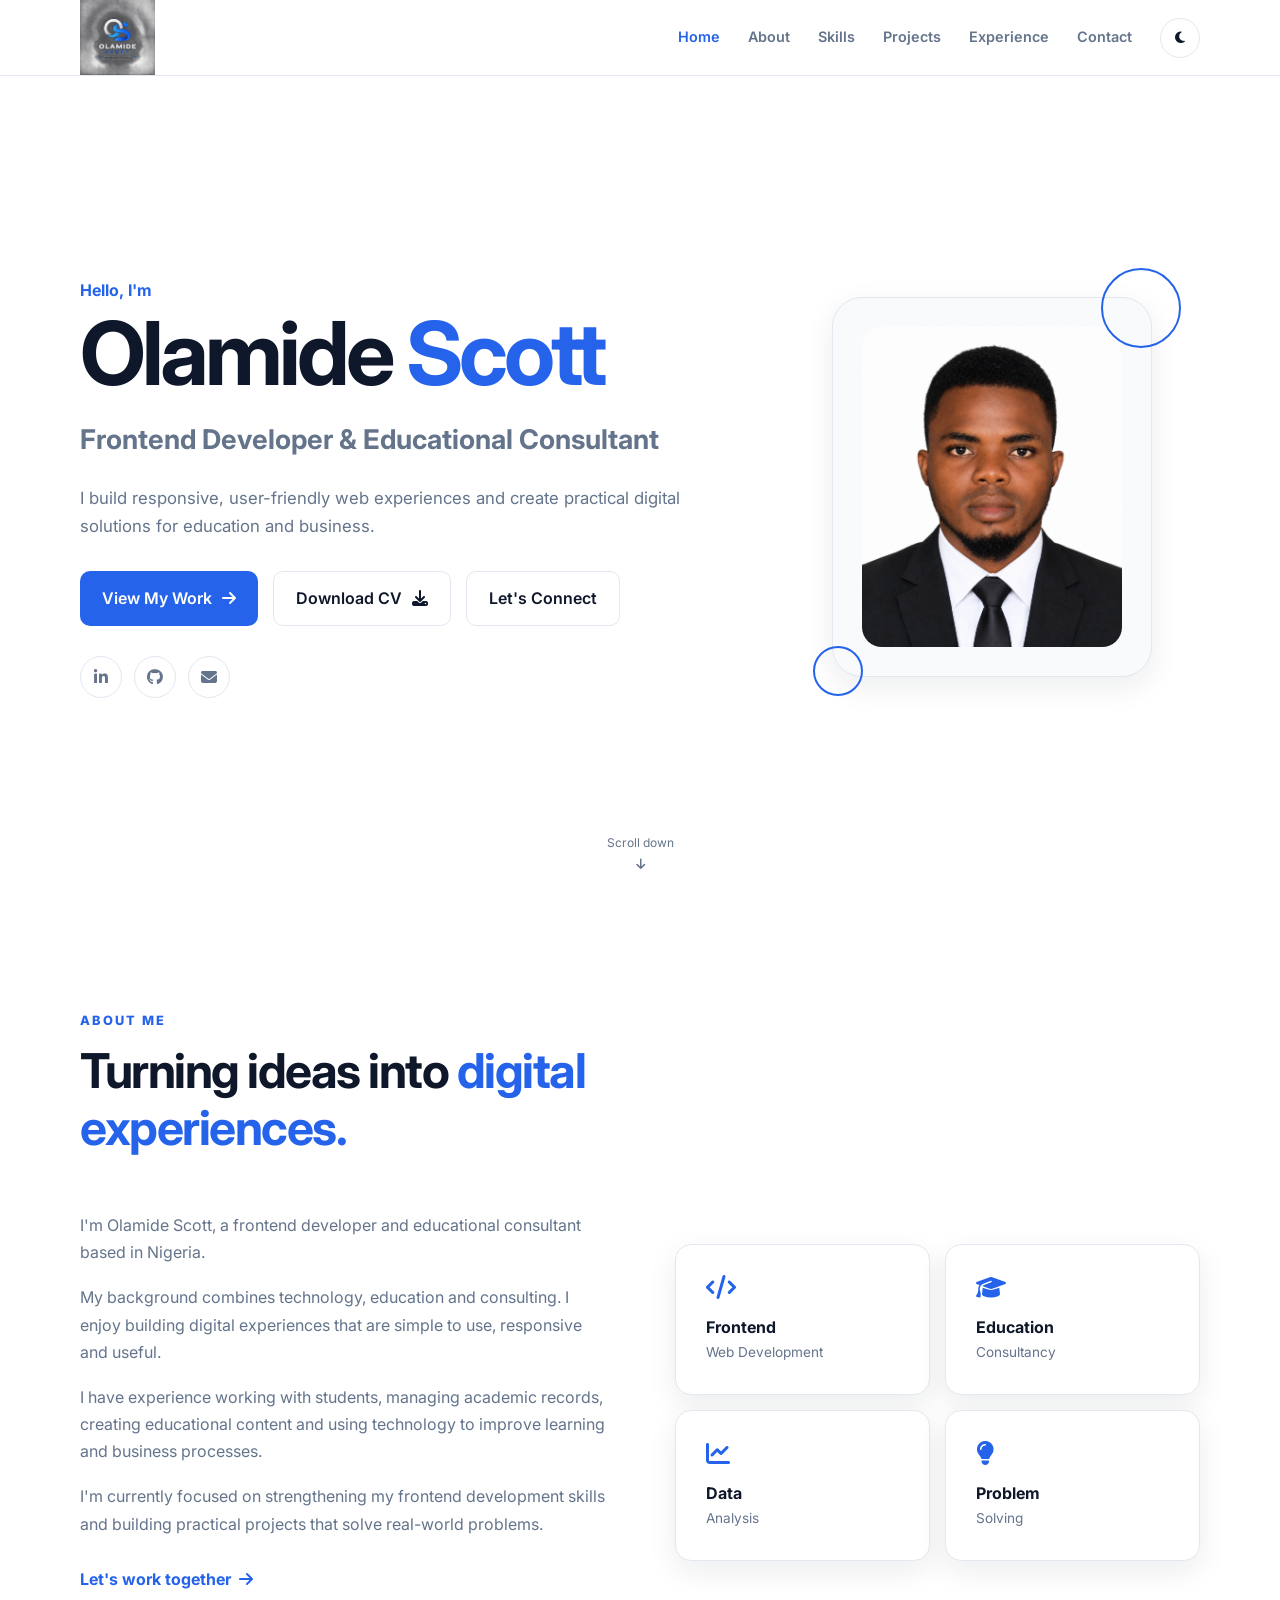
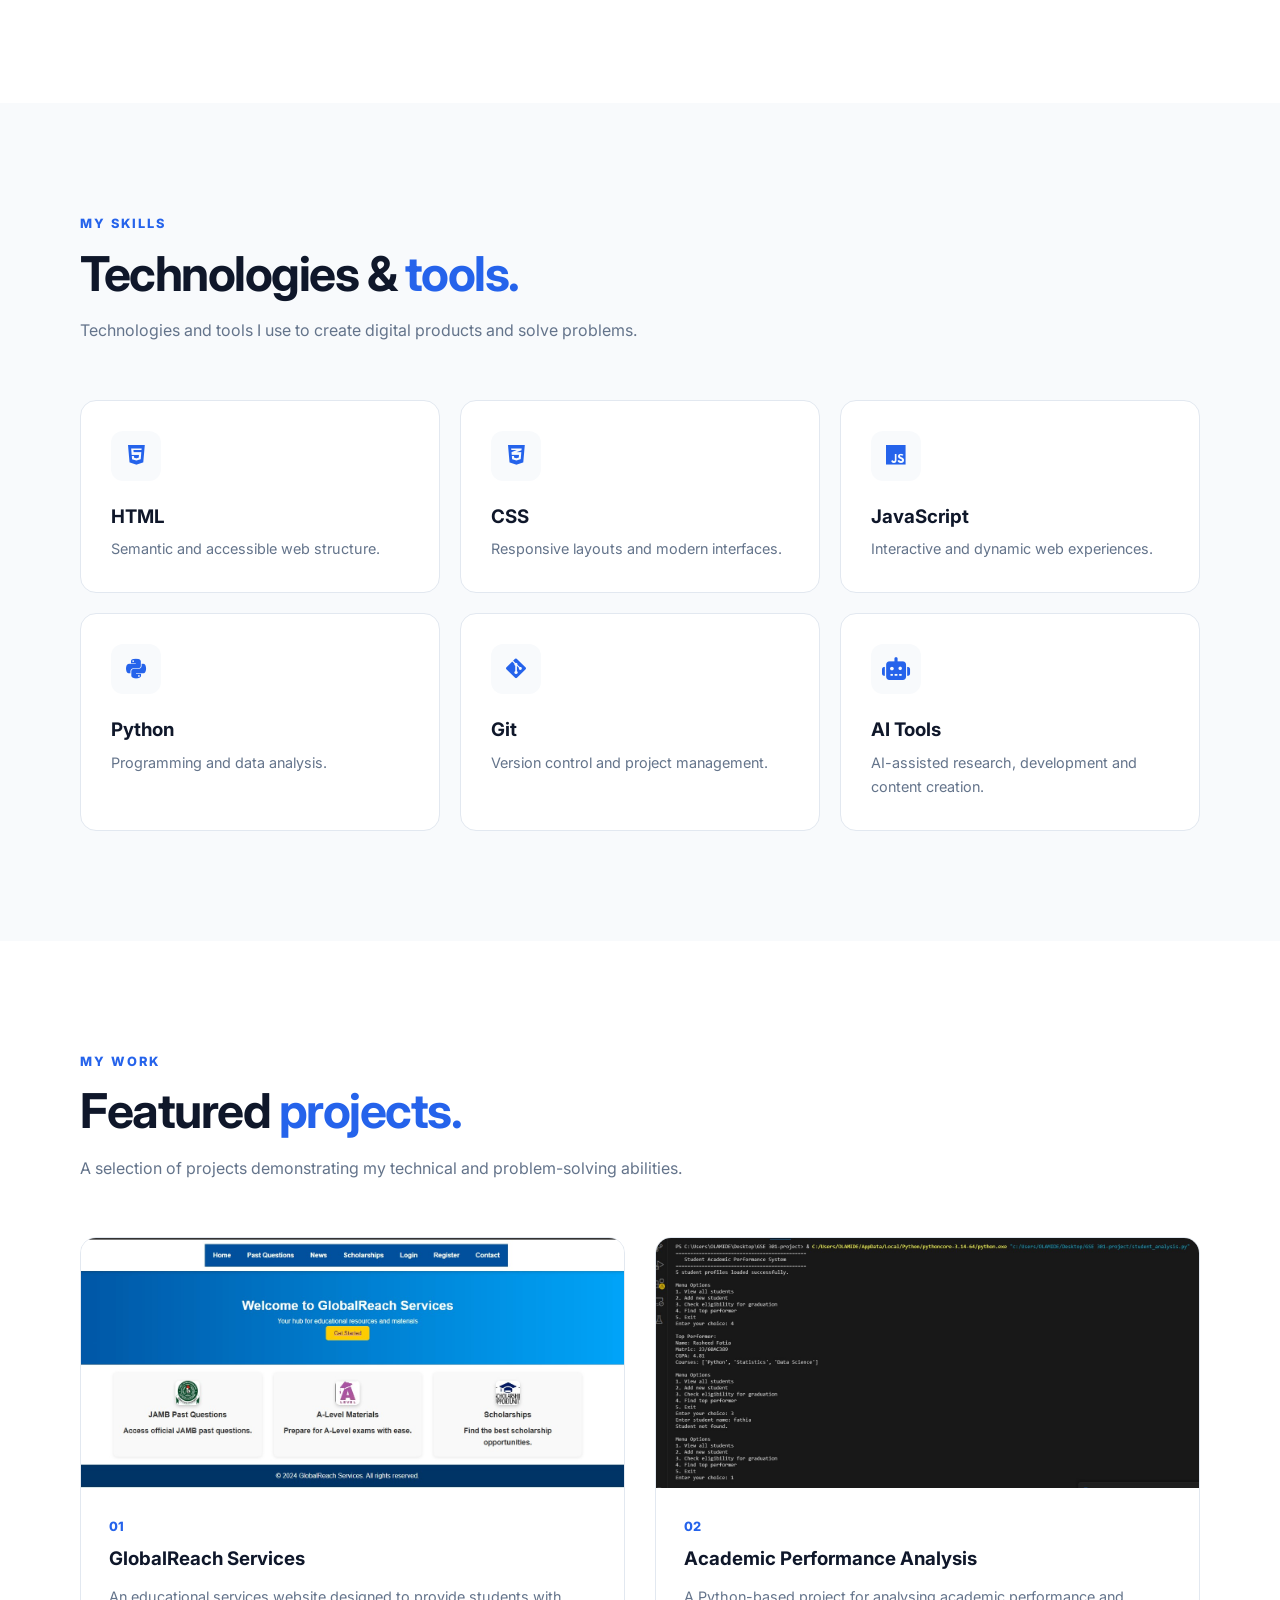
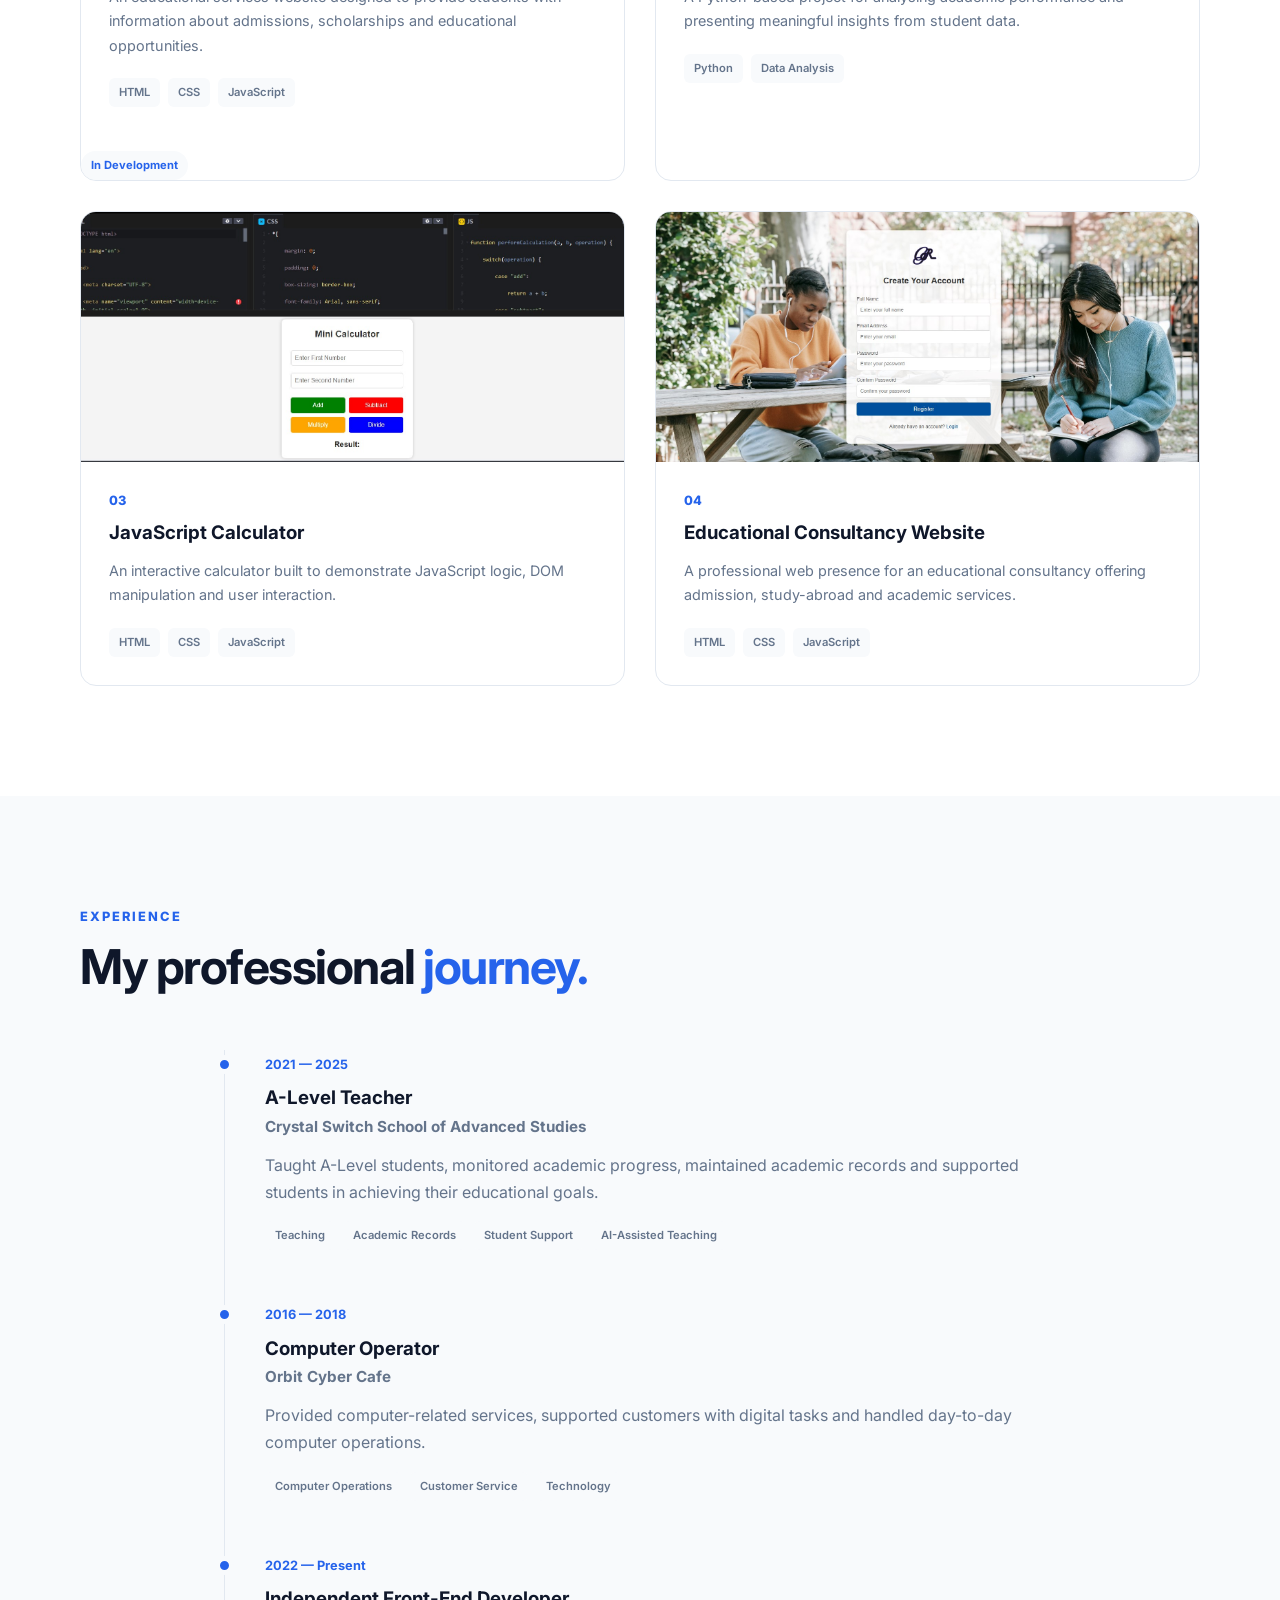
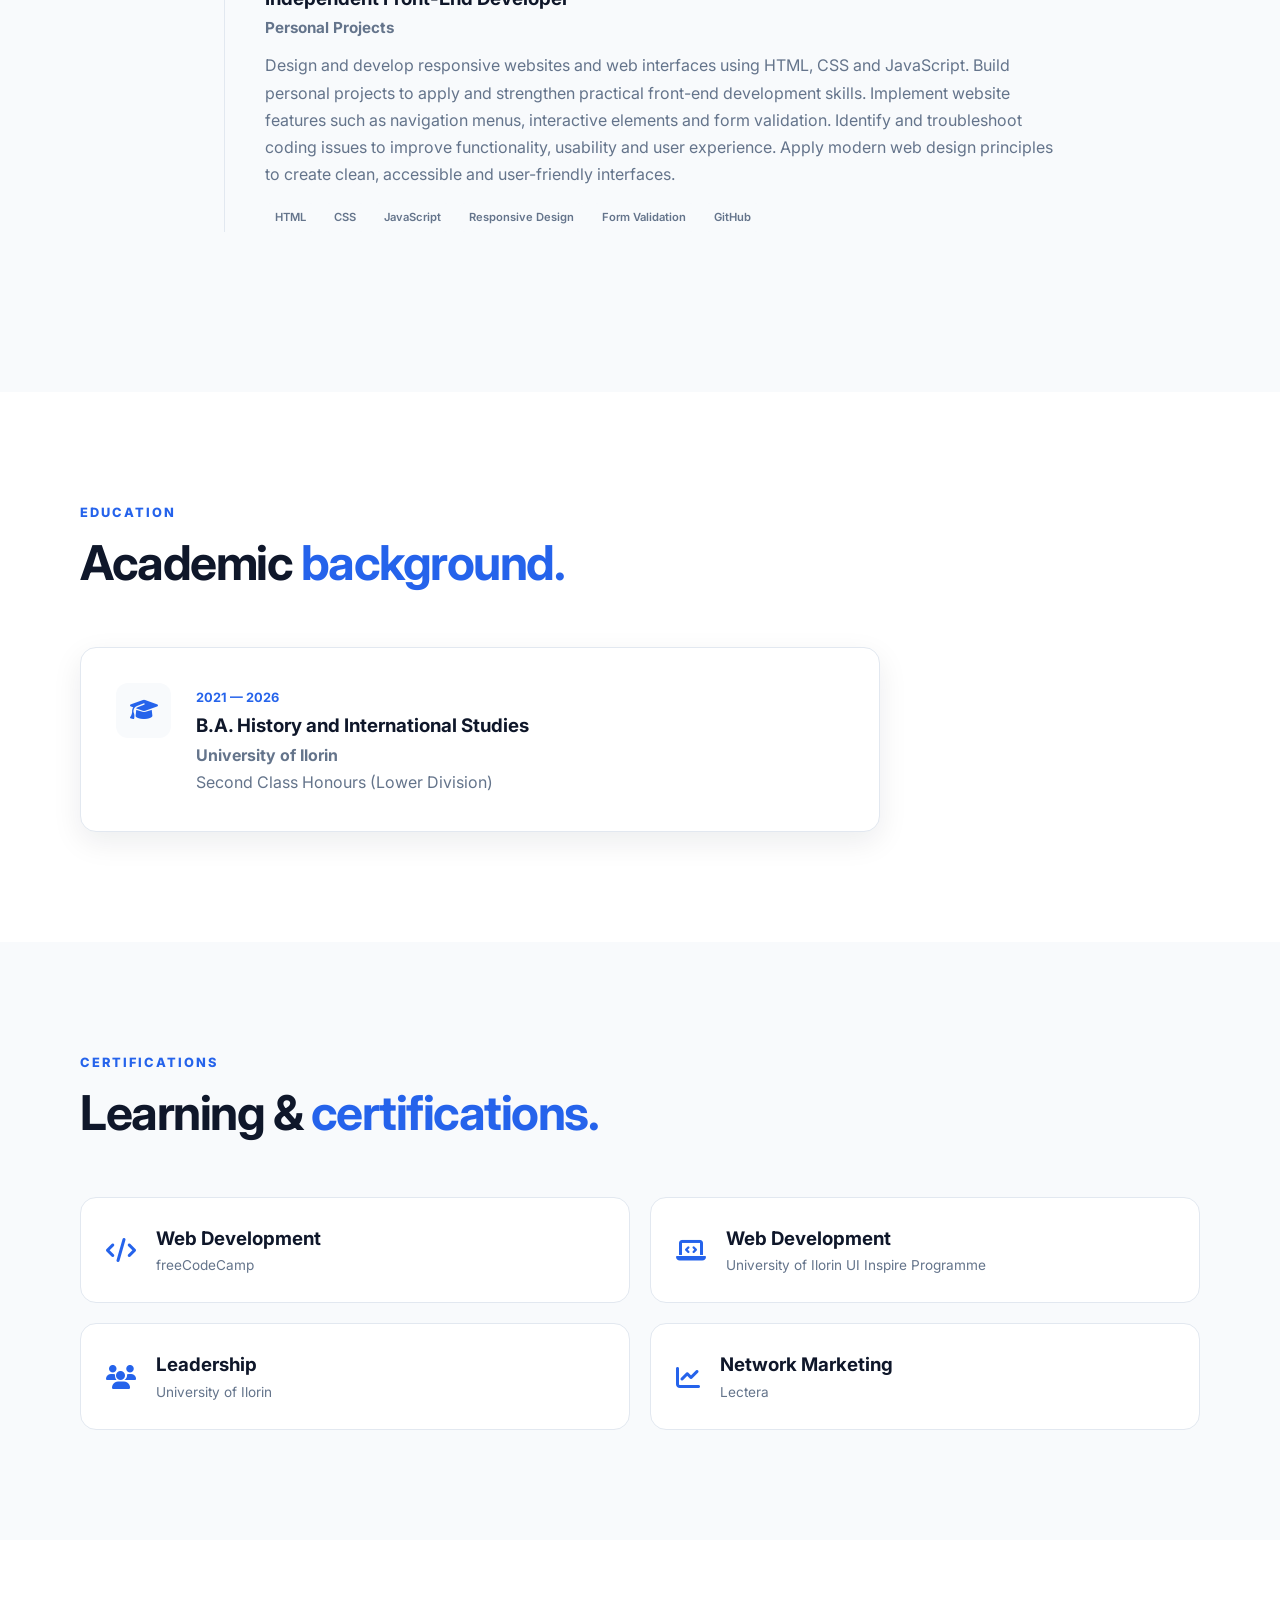
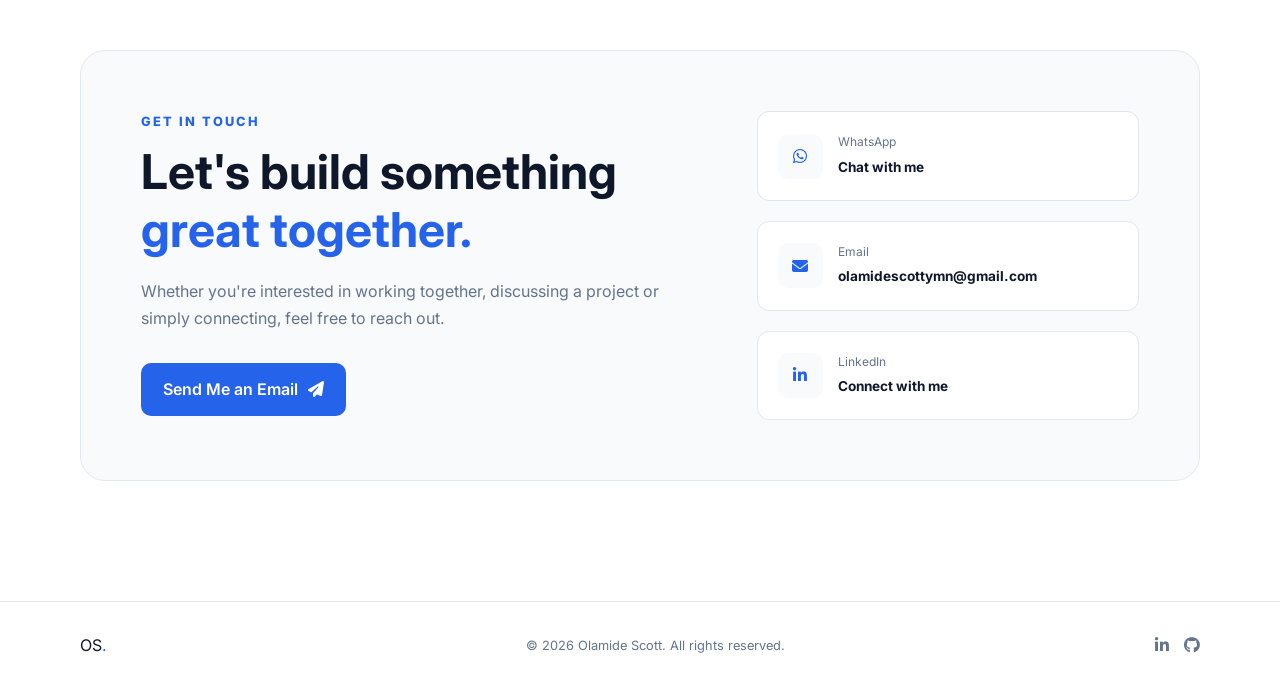
<file: index.html>
<!DOCTYPE html>
<html lang="en">
<head>
    <meta charset="UTF-8">
    <meta name="viewport" content="width=device-width, initial-scale=1.0">

    <meta name="description"
        content="Olamide Scott - Frontend Developer and Educational Consultant. Explore my projects, skills, experience and certifications.">

    <meta name="author" content="Olamide Scott">

    <title>Olamide Scott | Frontend Developer</title>

    <!-- Google Font -->
    <link rel="preconnect" href="https://fonts.googleapis.com">
    <link rel="preconnect" href="https://fonts.gstatic.com" crossorigin>

    <link
        href="https://fonts.googleapis.com/css2?family=Inter:wght@400;500;600;700;800&display=swap"
        rel="stylesheet">

    <!-- Icons -->
    <link
        rel="stylesheet"
        href="https://cdnjs.cloudflare.com/ajax/libs/font-awesome/6.5.2/css/all.min.css">

    <link rel="stylesheet" href="portfolio.css">
</head>

<body>

    <!-- ================= NAVBAR =================== -->

    <header class="header">

        <nav class="navbar container">

            <a href="#home" class="logo">
            <img src="/images/Logo.png" alt="">
            </a>

            <div class="nav-menu" id="nav-menu">

                <a href="#home" class="nav-link active">Home</a>
                <a href="#about" class="nav-link">About</a>
                <a href="#skills" class="nav-link">Skills</a>
                <a href="#projects" class="nav-link">Projects</a>
                <a href="#experience" class="nav-link">Experience</a>
                <a href="#contact" class="nav-link">Contact</a>

                <button class="theme-toggle" id="theme-toggle"
                    aria-label="Toggle dark mode">
                    <i class="fas fa-moon"></i>
                </button>

                <button class="close-menu" id="close-menu">
                    <i class="fas fa-xmark"></i>
                </button>

            </div>

            <button class="menu-toggle" id="menu-toggle">
                <i class="fas fa-bars"></i>
            </button>

        </nav>

    </header>


    <main>

        <!-- ================= HERO ================= -->

        <section class="hero" id="home">

            <div class="container hero-container">

                <div class="hero-content">

                    <p class="hero-intro">
                        Hello, I'm
                    </p>

                    <h1>
                        Olamide <span>Scott</span>
                    </h1>

                    <h2>
                        Frontend Developer & Educational Consultant
                    </h2>

                    <p class="hero-description">
                        I build responsive, user-friendly web experiences
                        and create practical digital solutions for education
                        and business.
                    </p>

                    <div class="hero-buttons">

                        <a href="#projects" class="btn btn-primary">
                            View My Work
                            <i class="fas fa-arrow-right"></i>
                        </a>
                    
                        <a href="documents/Olamide-Scott-CV.pdf"
                           class="btn btn-outline"
                           download>
                            Download CV
                            <i class="fas fa-download"></i>
                        </a>
                    
                        <a href="#contact" class="btn btn-outline">
                            Let's Connect
                        </a>
                    
                    </div>
                    <div class="social-links">

                        <a href="https://www.linkedin.com/in/justolamidescott"
                           target="_blank"
                           aria-label="LinkedIn">
                            <i class="fab fa-linkedin-in"></i>
                        </a>

                       
                        <a href="https://github.com/olamidescott" aria-label="GitHub">
                            <i class="fab fa-github"></i>
                        </a>

                        <a href="mailto:olamidescottymn@gmail.com"
                           aria-label="Email">
                            <i class="fas fa-envelope"></i>
                        </a>

                    </div>

                </div>


                <div class="hero-visual">

                    <div class="profile-card">

                        <div class="profile-image">
                            
                            <img src="images/olamide.png"
                                 alt="Olamide Scott">
                        </div>

                        <div class="profile-decoration decoration-one"></div>
                        <div class="profile-decoration decoration-two"></div>

                    </div>

                </div>

            </div>

            <div class="scroll-indicator">
                <span>Scroll down</span>
                <i class="fas fa-arrow-down"></i>
            </div>

        </section>


        <!-- ================= ABOUT ================= -->

        <section class="section" id="about">

            <div class="container">

                <div class="section-heading">

                    <p class="section-label">ABOUT ME</p>

                    <h2>
                        Turning ideas into
                        <span>digital experiences.</span>
                    </h2>

                </div>


                <div class="about-grid">

                    <div class="about-text">

                        <p>
                            I'm Olamide Scott, a frontend developer and
                            educational consultant based in Nigeria.
                        </p>

                        <p>
                            My background combines technology, education
                            and consulting. I enjoy building digital
                            experiences that are simple to use, responsive
                            and useful.
                        </p>

                        <p>
                            I have experience working with students,
                            managing academic records, creating educational
                            content and using technology to improve
                            learning and business processes.
                        </p>

                        <p>
                            I'm currently focused on strengthening my
                            frontend development skills and building
                            practical projects that solve real-world
                            problems.
                        </p>

                        <a href="#contact" class="text-link">
                            Let's work together
                            <i class="fas fa-arrow-right"></i>
                        </a>

                    </div>


                    <div class="about-stats">

                        <div class="stat-card">
                            <i class="fas fa-code"></i>
                            <h3>Frontend</h3>
                            <p>Web Development</p>
                        </div>

                        <div class="stat-card">
                            <i class="fas fa-graduation-cap"></i>
                            <h3>Education</h3>
                            <p>Consultancy</p>
                        </div>

                        <div class="stat-card">
                            <i class="fas fa-chart-line"></i>
                            <h3>Data</h3>
                            <p>Analysis</p>
                        </div>

                        <div class="stat-card">
                            <i class="fas fa-lightbulb"></i>
                            <h3>Problem</h3>
                            <p>Solving</p>
                        </div>

                    </div>

                </div>

            </div>

        </section>


        <!-- ================= SKILLS ================= -->

        <section class="section section-alt" id="skills">

            <div class="container">

                <div class="section-heading">

                    <p class="section-label">MY SKILLS</p>

                    <h2>
                        Technologies & <span>tools.</span>
                    </h2>

                    <p>
                        Technologies and tools I use to create digital
                        products and solve problems.
                    </p>

                </div>


                <div class="skills-grid">

                    <div class="skill-card">
                        <div class="skill-icon">
                            <i class="fab fa-html5"></i>
                        </div>
                        <h3>HTML</h3>
                        <p>Semantic and accessible web structure.</p>
                    </div>

                    <div class="skill-card">
                        <div class="skill-icon">
                            <i class="fab fa-css3-alt"></i>
                        </div>
                        <h3>CSS</h3>
                        <p>Responsive layouts and modern interfaces.</p>
                    </div>

                    <div class="skill-card">
                        <div class="skill-icon">
                            <i class="fab fa-js"></i>
                        </div>
                        <h3>JavaScript</h3>
                        <p>Interactive and dynamic web experiences.</p>
                    </div>

                    <div class="skill-card">
                        <div class="skill-icon">
                            <i class="fab fa-python"></i>
                        </div>
                        <h3>Python</h3>
                        <p>Programming and data analysis.</p>
                    </div>

                    <div class="skill-card">
                        <div class="skill-icon">
                            <i class="fab fa-git-alt"></i>
                        </div>
                        <h3>Git</h3>
                        <p>Version control and project management.</p>
                    </div>

                    <div class="skill-card">
                        <div class="skill-icon">
                            <i class="fas fa-robot"></i>
                        </div>
                        <h3>AI Tools</h3>
                        <p>AI-assisted research, development and content creation.</p>
                    </div>

                </div>

            </div>

        </section>


        <!-- ================= PROJECTS ================= -->

        <section class="section" id="projects">

            <div class="container">

                <div class="section-heading">

                    <p class="section-label">MY WORK</p>

                    <h2>
                        Featured <span>projects.</span>
                    </h2>

                    <p>
                        A selection of projects demonstrating my technical
                        and problem-solving abilities.
                    </p>

                </div>


                <div class="projects-grid">


                    <!-- PROJECT 1 -->

                    <article class="project-card">

                        <div class="project-image">

                            <img src="images/globareach.jpg"
                                 alt="GlobalReach Services website">

                            <div class="project-overlay">

                                <a href="#"
                                   aria-label="View GlobalReach project">
                                    <i class="fas fa-external-link-alt"></i>
                                </a>

                                <a href="#"
                                   aria-label="View GlobalReach source code">
                                    <i class="fab fa-github"></i>
                                </a>

                            </div>

                        </div>

                        <div class="project-content">

                            <p class="project-number">01</p>

                            <h3>GlobalReach Services</h3>

                            <p>
                                An educational services website designed
                                to provide students with information about
                                admissions, scholarships and educational
                                opportunities.
                            </p>

                            <div class="project-tech">
                                <span>HTML</span>
                                <span>CSS</span>
                                <span>JavaScript</span>
                            </div>

                        </div>
                        <div class="project-status">
                            <span>In Development</span>
                        </div>

                    </article>


                    <!-- PROJECT 2 -->

                    <article class="project-card">

                        <div class="project-image">

                            <img src="images/std analysis.jpg"
                                 alt="Academic performance analysis project">

                            <div class="project-overlay">

                                <a href="#"
                                   aria-label="View project">
                                    <i class="fas fa-external-link-alt"></i>
                                </a>

                                <a href="#"
                                   aria-label="View source code">
                                    <i class="fab fa-github"></i>
                                </a>

                            </div>

                        </div>

                        <div class="project-content">

                            <p class="project-number">02</p>

                            <h3>Academic Performance Analysis</h3>

                            <p>
                                A Python-based project for analysing
                                academic performance and presenting
                                meaningful insights from student data.
                            </p>

                            <div class="project-tech">
                                <span>Python</span>
                                <span>Data Analysis</span>
                            </div>

                        </div>

                    </article>


                    <!-- PROJECT 3 -->

                    <article class="project-card">

                        <div class="project-image">

                            <img src="images/mini calculator.jpg"
                                 alt="JavaScript calculator">

                            <div class="project-overlay">

                                <a href="#"
                                   aria-label="View calculator">
                                    <i class="fas fa-external-link-alt"></i>
                                </a>

                                <a href="#"
                                   aria-label="View source code">
                                    <i class="fab fa-github"></i>
                                </a>

                            </div>

                        </div>

                        <div class="project-content">

                            <p class="project-number">03</p>

                            <h3>JavaScript Calculator</h3>

                            <p>
                                An interactive calculator built to
                                demonstrate JavaScript logic, DOM
                                manipulation and user interaction.
                            </p>

                            <div class="project-tech">
                                <span>HTML</span>
                                <span>CSS</span>
                                <span>JavaScript</span>
                            </div>

                        </div>

                    </article>


                    <!-- PROJECT 4 -->

                    <article class="project-card">

                        <div class="project-image">

                            <img src="images/globalreach register.jpg"
                                 alt="Educational consultancy website">

                            <div class="project-overlay">

                                <a href="#"
                                   aria-label="View project">
                                    <i class="fas fa-external-link-alt"></i>
                                </a>

                            </div>

                        </div>

                        <div class="project-content">

                            <p class="project-number">04</p>

                            <h3>Educational Consultancy Website</h3>

                            <p>
                                A professional web presence for an
                                educational consultancy offering admission,
                                study-abroad and academic services.
                            </p>

                            <div class="project-tech">
                                <span>HTML</span>
                                <span>CSS</span>
                                <span>JavaScript</span>
                            </div>

                        </div>

                    </article>

                </div>

            </div>

        </section>


        <!-- ================= EXPERIENCE ================= -->

        <section class="section section-alt" id="experience">

            <div class="container">

                <div class="section-heading">

                    <p class="section-label">EXPERIENCE</p>

                    <h2>
                        My professional <span>journey.</span>
                    </h2>

                </div>


                <div class="timeline">

                    <div class="timeline-item">

                        <div class="timeline-dot"></div>

                        <div class="timeline-content">

                            <span class="timeline-date">
                                2021 — 2025
                            </span>

                            <h3>A-Level Teacher</h3>

                            <h4>
                                Crystal Switch School of Advanced Studies
                            </h4>

                            <p>
                                Taught A-Level students, monitored academic
                                progress, maintained academic records and
                                supported students in achieving their
                                educational goals.
                            </p>

                            <div class="experience-tags">
                                <span>Teaching</span>
                                <span>Academic Records</span>
                                <span>Student Support</span>
                                <span>AI-Assisted Teaching</span>
                            </div>

                        </div>

                    </div>


                    <div class="timeline-item">

                        <div class="timeline-dot"></div>

                        <div class="timeline-content">

                            <span class="timeline-date">
                                2016 — 2018
                            </span>

                            <h3>Computer Operator</h3>

                            <h4>Orbit Cyber Cafe</h4>

                            <p>
                                Provided computer-related services,
                                supported customers with digital tasks
                                and handled day-to-day computer operations.
                            </p>

                            <div class="experience-tags">
                                <span>Computer Operations</span>
                                <span>Customer Service</span>
                                <span>Technology</span>
                            </div>

                        </div>

                    </div>


                    <!-- FRONT-END DEVELOPMENT: INDEPENDENT PROJECTS -->
<div class="timeline-item">

    <div class="timeline-dot"></div>

    <div class="timeline-content">

        <span class="timeline-date">
            2022 — Present
        </span>

        <h3>Independent Front-End Developer</h3>

        <h4>Personal Projects</h4>

        <p>
            Design and develop responsive websites and web
            interfaces using HTML, CSS and JavaScript.
            Build personal projects to apply and strengthen
            practical front-end development skills.
            Implement website features such as navigation
            menus, interactive elements and form validation.
            Identify and troubleshoot coding issues to improve
            functionality, usability and user experience.
            Apply modern web design principles to create clean,
            accessible and user-friendly interfaces.
        </p>

        <div class="experience-tags">
            <span>HTML</span>
            <span>CSS</span>
            <span>JavaScript</span>
            <span>Responsive Design</span>
            <span>Form Validation</span>
            <span>GitHub</span>
        </div>

    </div>

</div>
                </div>

            </div>

        </section>


        <!-- ================= EDUCATION ================= -->

        <section class="section" id="education">

            <div class="container">

                <div class="section-heading">

                    <p class="section-label">EDUCATION</p>

                    <h2>
                        Academic <span>background.</span>
                    </h2>

                </div>


                <div class="education-card">

                    <div class="education-icon">
                        <i class="fas fa-graduation-cap"></i>
                    </div>

                    <div>

                        <span class="education-date">
                            2021 — 2026
                        </span>

                        <h3>
                            B.A. History and International Studies
                        </h3>

                        <h4>
                            University of Ilorin
                        </h4>

                        <p>
                            Second Class Honours (Lower Division)
                        </p>

                    </div>

                </div>

            </div>

        </section>


        <!-- ================= CERTIFICATIONS ================= -->

        <section class="section section-alt" id="certifications">

            <div class="container">

                <div class="section-heading">

                    <p class="section-label">CERTIFICATIONS</p>

                    <h2>
                        Learning & <span>certifications.</span>
                    </h2>

                </div>


                <div class="certifications-grid">

                    <div class="cert-card">

                        <i class="fas fa-code"></i>

                        <div>
                            <h3>Web Development</h3>
                            <p>freeCodeCamp</p>
                        </div>

                    </div>


                    <div class="cert-card">

                        <i class="fas fa-laptop-code"></i>

                        <div>
                            <h3>Web Development</h3>
                            <p>University of Ilorin UI Inspire Programme</p>
                        </div>

                    </div>


                    <div class="cert-card">

                        <i class="fas fa-users"></i>

                        <div>
                            <h3>Leadership</h3>
                            <p>University of Ilorin</p>
                        </div>

                    </div>


                    <div class="cert-card">

                        <i class="fas fa-chart-line"></i>

                        <div>
                            <h3>Network Marketing</h3>
                            <p>Lectera</p>
                        </div>

                    </div>

                </div>

            </div>

        </section>


        <!-- ================= CONTACT ================= -->

        <section class="section contact-section" id="contact">

            <div class="container">

                <div class="contact-box">

                    <div class="contact-content">

                        <p class="section-label">GET IN TOUCH</p>

                        <h2>
                            Let's build something
                            <span>great together.</span>
                        </h2>

                        <p>
                            Whether you're interested in working together,
                            discussing a project or simply connecting,
                            feel free to reach out.
                        </p>

                        <a href="mailto:olamidescottymn@gmail.com"
                           class="btn btn-primary">
                            Send Me an Email
                            <i class="fas fa-paper-plane"></i>
                        </a>

                    </div>


                    <div class="contact-details">
                        <a href="https://wa.me/2347044570690"
   target="_blank"
   class="contact-item">

    <div class="contact-icon">
        <i class="fab fa-whatsapp"></i>
    </div>

    <div>
        <span>WhatsApp</span>
        <strong>Chat with me</strong>
    </div>

</a>

                        <a href="mailto:olamidescottymn@gmail.com"
                           class="contact-item">

                            <div class="contact-icon">
                                <i class="fas fa-envelope"></i>
                            </div>

                            <div>
                                <span>Email</span>
                                <strong>
                                    olamidescottymn@gmail.com
                                </strong>
                            </div>

                        </a>


                        <a href="https://www.linkedin.com/in/justolamidescott"
                           target="_blank"
                           class="contact-item">

                            <div class="contact-icon">
                                <i class="fab fa-linkedin-in"></i>
                            </div>

                            <div>
                                <span>LinkedIn</span>
                                <strong>
                                    Connect with me
                                </strong>
                            </div>

                        </a>

                    </div>

                </div>

            </div>

        </section>

    </main>


    <!-- ================= FOOTER ================= -->

    <footer class="footer">

        <div class="container footer-content">

            <a href="#home" class="logo">
                OS<span>.</span>
            </a>

            <p>
                © <span id="year"></span> Olamide Scott.
                All rights reserved.
            </p>

            <div class="footer-socials">

                <a href="https://www.linkedin.com/in/justolamidescott"
                   target="_blank">
                    <i class="fab fa-linkedin-in"></i>
                </a>

                <a href="#">
                    <i class="fab fa-github"></i>
                </a>

            </div>

        </div>

    </footer>


    <!-- Back to top -->
    <button class="back-to-top" id="back-to-top">
        <i class="fas fa-arrow-up"></i>
    </button>


    <script src="portfolio.js"></script>

</body>
</html>
</file>
<file: portfolio.css>
/* =========================================
   ROOT VARIABLES
========================================= */

:root {
    --primary: #2563eb;
    --primary-dark: #1d4ed8;

    --bg: #ffffff;
    --bg-secondary: #f8fafc;
    --card: #ffffff;

    --text: #0f172a;
    --text-secondary: #64748b;

    --border: #e2e8f0;

    --shadow: 0 10px 30px rgba(15, 23, 42, 0.08);

    --radius: 16px;

    --transition: 0.3s ease;
}


/* DARK MODE */

body.dark-theme {
    --bg: #0b1120;
    --bg-secondary: #111827;
    --card: #151f32;

    --text: #f8fafc;
    --text-secondary: #94a3b8;

    --border: #263449;

    --shadow: 0 10px 30px rgba(0, 0, 0, 0.3);
}


/* =========================================
   RESET
========================================= */

* {
    margin: 0;
    padding: 0;
    box-sizing: border-box;
}

html {
    scroll-behavior: smooth;
}

body {
    font-family: "Inter", sans-serif;
    background: var(--bg);
    color: var(--text);
    line-height: 1.7;
    transition: background var(--transition),
                color var(--transition);
}

img {
    max-width: 100%;
    display: block;
}

a {
    text-decoration: none;
    color: inherit;
}

button {
    font-family: inherit;
}

.container {
    width: min(1120px, 90%);
    margin: auto;
}


/* =========================================
   HEADER
========================================= */

.header {
    position: fixed;
    top: 0;
    width: 100%;
    z-index: 1000;

    background: color-mix(
        in srgb,
        var(--bg) 90%,
        transparent
    );

    backdrop-filter: blur(15px);

    border-bottom: 1px solid var(--border);
}

.navbar {
    height: 75px;

    display: flex;
    align-items: center;
    justify-content: space-between;
}

.logo {
    width: 75px;
    height: auto;
    display: block;
    object-fit: contain;
}

.logo span {
    color: var(--primary);
}

.nav-menu {
    display: flex;
    align-items: center;
    gap: 28px;
}

.nav-link {
    font-size: 0.9rem;
    font-weight: 600;
    color: var(--text-secondary);
    transition: var(--transition);
}

.nav-link:hover,
.nav-link.active {
    color: var(--primary);
}

.theme-toggle,
.menu-toggle,
.close-menu {
    border: none;
    background: transparent;
    color: var(--text);
    cursor: pointer;
}

.theme-toggle {
    width: 40px;
    height: 40px;

    display: grid;
    place-items: center;

    border: 1px solid var(--border);
    border-radius: 50%;

    transition: var(--transition);
}

.theme-toggle:hover {
    color: var(--primary);
    border-color: var(--primary);
}

.menu-toggle,
.close-menu {
    display: none;
}


/* =========================================
   HERO
========================================= */

.hero {
    min-height: 100vh;

    display: flex;
    align-items: center;

    padding-top: 75px;

    position: relative;

    overflow: hidden;
}

.hero-container {
    display: grid;
    grid-template-columns: 1.2fr 0.8fr;

    align-items: center;

    gap: 80px;
}

.hero-intro {
    color: var(--primary);
    font-weight: 700;
    margin-bottom: 5px;
}

.hero h1 {
    font-size: clamp(3rem, 7vw, 5.5rem);
    line-height: 1;
    letter-spacing: -4px;
    margin-bottom: 20px;
}

.hero h1 span {
    color: var(--primary);
}

.hero h2 {
    font-size: clamp(1.2rem, 3vw, 1.7rem);
    color: var(--text-secondary);
    margin-bottom: 20px;
}

.hero-description {
    max-width: 600px;
    color: var(--text-secondary);
    font-size: 1.05rem;
}

.hero-buttons {
    display: flex;
    gap: 15px;
    flex-wrap: wrap;

    margin-top: 30px;
}

.btn {
    display: inline-flex;
    align-items: center;
    gap: 10px;

    padding: 13px 22px;

    border-radius: 10px;

    font-weight: 600;

    transition: var(--transition);
}

.btn-primary {
    color: white;
    background: var(--primary);
}

.btn-primary:hover {
    background: var(--primary-dark);
    transform: translateY(-3px);
}

.btn-outline {
    border: 1px solid var(--border);
}

.btn-outline:hover {
    color: var(--primary);
    border-color: var(--primary);
}

.social-links {
    display: flex;
    gap: 12px;
    margin-top: 30px;
}

.social-links a {
    width: 42px;
    height: 42px;

    display: grid;
    place-items: center;

    border: 1px solid var(--border);
    border-radius: 50%;

    color: var(--text-secondary);

    transition: var(--transition);
}

.social-links a:hover {
    color: white;
    background: var(--primary);
    border-color: var(--primary);

    transform: translateY(-3px);
}


/* =========================================
   PROFILE IMAGE
========================================= */

.hero-visual {
    display: flex;
    justify-content: center;
}

.profile-card {
    width: 320px;
    height: 380px;

    position: relative;

    display: flex;
    align-items: center;
    justify-content: center;

    border-radius: 30px;

    background: var(--bg-secondary);

    border: 1px solid var(--border);

    box-shadow: var(--shadow);
}

.profile-image {
    width: 260px;
    height: 320px;

    overflow: hidden;

    border-radius: 20px;
}

.profile-image img {
    width: 100%;
    height: 100%;

    object-fit: cover;
}

.profile-decoration {
    position: absolute;

    border: 2px solid var(--primary);

    border-radius: 50%;
}

.decoration-one {
    width: 80px;
    height: 80px;

    top: -30px;
    right: -30px;
}

.decoration-two {
    width: 50px;
    height: 50px;

    bottom: -20px;
    left: -20px;
}


/* =========================================
   SCROLL INDICATOR
========================================= */

.scroll-indicator {
    position: absolute;

    bottom: 30px;
    left: 50%;

    transform: translateX(-50%);

    display: flex;
    flex-direction: column;

    align-items: center;

    color: var(--text-secondary);

    font-size: 0.75rem;

    gap: 5px;
}


/* =========================================
   SECTIONS
========================================= */

.section {
    padding: 110px 0;
}

.section-alt {
    background: var(--bg-secondary);
}

.section-heading {
    max-width: 650px;
    margin-bottom: 55px;
}

.section-label {
    color: var(--primary);
    font-size: 0.8rem;
    font-weight: 800;

    letter-spacing: 2px;

    margin-bottom: 10px;
}

.section-heading h2 {
    font-size: clamp(2rem, 5vw, 3rem);
    line-height: 1.2;
    letter-spacing: -1.5px;
}

.section-heading h2 span {
    color: var(--primary);
}

.section-heading > p:last-child {
    color: var(--text-secondary);
    margin-top: 15px;
}


/* =========================================
   ABOUT
========================================= */

.about-grid {
    display: grid;
    grid-template-columns: 1fr 1fr;

    gap: 70px;

    align-items: center;
}

.about-text p {
    color: var(--text-secondary);
    margin-bottom: 18px;
}

.text-link {
    display: inline-flex;

    align-items: center;

    gap: 8px;

    color: var(--primary);
    font-weight: 700;

    margin-top: 10px;
}

.about-stats {
    display: grid;
    grid-template-columns: repeat(2, 1fr);

    gap: 15px;
}

.stat-card {
    padding: 30px;

    border: 1px solid var(--border);

    background: var(--card);

    border-radius: var(--radius);

    box-shadow: var(--shadow);

    transition: var(--transition);
}

.stat-card:hover {
    transform: translateY(-5px);
}

.stat-card i {
    font-size: 1.5rem;
    color: var(--primary);
    margin-bottom: 15px;
}

.stat-card h3 {
    font-size: 1rem;
}

.stat-card p {
    color: var(--text-secondary);
    font-size: 0.85rem;
}


/* =========================================
   SKILLS
========================================= */

.skills-grid {
    display: grid;

    grid-template-columns: repeat(3, 1fr);

    gap: 20px;
}

.skill-card {
    padding: 30px;

    background: var(--card);

    border: 1px solid var(--border);

    border-radius: var(--radius);

    transition: var(--transition);
}

.skill-card:hover {
    transform: translateY(-7px);
    border-color: var(--primary);
}

.skill-icon {
    width: 50px;
    height: 50px;

    display: grid;
    place-items: center;

    background: var(--bg-secondary);

    border-radius: 12px;

    color: var(--primary);

    font-size: 1.4rem;

    margin-bottom: 20px;
}

.skill-card p {
    color: var(--text-secondary);
    font-size: 0.9rem;
    margin-top: 5px;
}


/* =========================================
   PROJECTS
========================================= */

.projects-grid {
    display: grid;

    grid-template-columns: repeat(2, 1fr);

    gap: 30px;
}

.project-card {
    overflow: hidden;

    border: 1px solid var(--border);

    border-radius: var(--radius);

    background: var(--card);

    transition: var(--transition);
}

.project-card:hover {
    transform: translateY(-7px);
    box-shadow: var(--shadow);
}

.project-image {
    height: 250px;

    position: relative;

    overflow: hidden;

    background: var(--bg-secondary);
}

.project-image img {
    width: 100%;
    height: 100%;

    object-fit: cover;

    transition: 0.5s ease;
}

.project-card:hover .project-image img {
    transform: scale(1.05);
}

.project-overlay {
    position: absolute;

    inset: 0;

    display: flex;
    align-items: center;
    justify-content: center;

    gap: 12px;

    background: rgba(15, 23, 42, 0.7);

    opacity: 0;

    transition: var(--transition);
}

.project-card:hover .project-overlay {
    opacity: 1;
}

.project-overlay a {
    width: 45px;
    height: 45px;

    display: grid;
    place-items: center;

    background: white;

    color: #0f172a;

    border-radius: 50%;
}

.project-content {
    padding: 28px;
}

.project-number {
    color: var(--primary);

    font-size: 0.8rem;
    font-weight: 800;

    margin-bottom: 5px;
}

.project-content h3 {
    margin-bottom: 10px;
}

.project-content > p:not(.project-number) {
    color: var(--text-secondary);
    font-size: 0.9rem;
}

.project-tech {
    display: flex;
    gap: 8px;

    flex-wrap: wrap;

    margin-top: 20px;
}

.project-tech span,
.experience-tags span {
    padding: 5px 10px;

    border-radius: 6px;

    background: var(--bg-secondary);

    color: var(--text-secondary);

    font-size: 0.7rem;

    font-weight: 600;
}


/* =========================================
   EXPERIENCE
========================================= */

.timeline {
    max-width: 850px;

    margin: auto;

    position: relative;
}

.timeline::before {
    content: "";

    position: absolute;

    left: 9px;
    top: 0;
    bottom: 0;

    width: 1px;

    background: var(--border);
}

.timeline-item {
    position: relative;

    padding-left: 50px;

    margin-bottom: 50px;
}

.timeline-dot {
    position: absolute;

    left: 0;
    top: 5px;

    width: 19px;
    height: 19px;

    border-radius: 50%;

    background: var(--primary);

    border: 5px solid var(--bg-secondary);
}

.timeline-date {
    color: var(--primary);

    font-size: 0.8rem;
    font-weight: 700;
}

.timeline-content h3 {
    margin-top: 5px;
}

.timeline-content h4 {
    color: var(--text-secondary);
    font-size: 0.95rem;
    margin-bottom: 12px;
}

.timeline-content p {
    color: var(--text-secondary);
}

.experience-tags {
    display: flex;
    flex-wrap: wrap;

    gap: 8px;

    margin-top: 15px;
}


/* =========================================
   EDUCATION
========================================= */

.education-card {
    display: flex;
    align-items: flex-start;

    gap: 25px;

    padding: 35px;

    border: 1px solid var(--border);

    background: var(--card);

    border-radius: var(--radius);

    box-shadow: var(--shadow);

    max-width: 800px;
}

.education-icon {
    min-width: 55px;
    height: 55px;

    display: grid;
    place-items: center;

    border-radius: 12px;

    background: var(--bg-secondary);

    color: var(--primary);

    font-size: 1.4rem;
}

.education-date {
    color: var(--primary);
    font-size: 0.8rem;
    font-weight: 700;
}

.education-card h4 {
    color: var(--text-secondary);
}

.education-card p {
    color: var(--text-secondary);
}


/* =========================================
   CERTIFICATIONS
========================================= */

.certifications-grid {
    display: grid;

    grid-template-columns: repeat(2, 1fr);

    gap: 20px;
}

.cert-card {
    display: flex;
    align-items: center;

    gap: 20px;

    padding: 25px;

    border: 1px solid var(--border);

    border-radius: var(--radius);

    background: var(--card);

    transition: var(--transition);
}

.cert-card:hover {
    transform: translateY(-5px);
}

.cert-card > i {
    font-size: 1.5rem;
    color: var(--primary);
}

.cert-card p {
    color: var(--text-secondary);
    font-size: 0.85rem;
}


/* =========================================
   CONTACT
========================================= */

.contact-section {
    padding-bottom: 120px;
}

.contact-box {
    display: grid;

    grid-template-columns: 1fr 0.7fr;

    gap: 70px;

    padding: 60px;

    border-radius: 25px;

    background: var(--bg-secondary);

    border: 1px solid var(--border);
}

.contact-content h2 {
    font-size: clamp(2rem, 5vw, 3rem);

    line-height: 1.2;

    margin-bottom: 20px;
}

.contact-content h2 span {
    color: var(--primary);
}

.contact-content > p:not(.section-label) {
    color: var(--text-secondary);

    margin-bottom: 30px;
}

.contact-details {
    display: flex;

    flex-direction: column;

    justify-content: center;

    gap: 20px;
}

.contact-item {
    display: flex;

    align-items: center;

    gap: 15px;

    padding: 20px;

    background: var(--card);

    border: 1px solid var(--border);

    border-radius: 12px;

    transition: var(--transition);
}

.contact-item:hover {
    border-color: var(--primary);
}

.contact-icon {
    width: 45px;
    height: 45px;

    display: grid;
    place-items: center;

    border-radius: 10px;

    background: var(--bg-secondary);

    color: var(--primary);
}

.contact-item span {
    display: block;

    color: var(--text-secondary);

    font-size: 0.75rem;
}

.contact-item strong {
    font-size: 0.85rem;
}


/* =========================================
   FOOTER
========================================= */

.footer {
    border-top: 1px solid var(--border);

    padding: 30px 0;
}

.footer-content {
    display: flex;

    align-items: center;
    justify-content: space-between;

    gap: 20px;
}

.footer p {
    color: var(--text-secondary);

    font-size: 0.8rem;
}

.footer-socials {
    display: flex;
    gap: 15px;
}

.footer-socials a {
    color: var(--text-secondary);
}

.footer-socials a:hover {
    color: var(--primary);
}


/* =========================================
   BACK TO TOP
========================================= */

.back-to-top {
    position: fixed;

    right: 25px;
    bottom: 25px;

    width: 45px;
    height: 45px;

    border: none;

    border-radius: 50%;

    background: var(--primary);

    color: white;

    cursor: pointer;

    opacity: 0;

    visibility: hidden;

    transform: translateY(20px);

    transition: var(--transition);

    z-index: 500;
}

.back-to-top.show {
    opacity: 1;

    visibility: visible;

    transform: translateY(0);
}


/* =========================================
   RESPONSIVE
========================================= */

@media (max-width: 900px) {

    .hero-container {
        grid-template-columns: 1fr;

        text-align: center;

        gap: 50px;
    }

    .hero-description {
        margin: auto;
    }

    .hero-buttons,
    .social-links {
        justify-content: center;
    }

    .hero-visual {
        order: -1;
    }

    .profile-card {
        width: 250px;
        height: 300px;
    }

    .profile-image {
        width: 200px;
        height: 250px;
    }

    .about-grid {
        grid-template-columns: 1fr;
    }

    .skills-grid {
        grid-template-columns: repeat(2, 1fr);
    }

    .contact-box {
        grid-template-columns: 1fr;
    }
}


@media (max-width: 700px) {

    .nav-menu {
        position: fixed;

        top: 0;
        right: -100%;

        width: 80%;
        max-width: 320px;
        height: 100vh;

        background: var(--bg);

        display: flex;
        flex-direction: column;

        align-items: flex-start;

        padding: 100px 35px;

        box-shadow: var(--shadow);

        transition: 0.4s ease;
    }

    .nav-menu.show {
        right: 0;
    }

    .nav-link {
        font-size: 1rem;
    }

    .menu-toggle {
        display: block;

        font-size: 1.2rem;
    }

    .close-menu {
        display: block;

        position: absolute;

        top: 25px;
        right: 25px;

        font-size: 1.3rem;
    }

    .theme-toggle {
        margin-top: 10px;
    }

    .hero h1 {
        letter-spacing: -2px;
    }

    .skills-grid,
    .projects-grid,
    .certifications-grid {
        grid-template-columns: 1fr;
    }

    .about-stats {
        grid-template-columns: 1fr 1fr;
    }

    .contact-box {
        padding: 35px 25px;
    }

    .footer-content {
        flex-direction: column;

        text-align: center;
    }
}


@media (max-width: 450px) {

    .about-stats {
        grid-template-columns: 1fr;
    }

    .hero-buttons {
        flex-direction: column;
    }

    .hero-buttons .btn {
        justify-content: center;
    }

    .education-card {
        flex-direction: column;
    }
}
.project-status {
    margin-top: 15px;
}

.project-status span {
    display: inline-block;

    padding: 5px 10px;

    border-radius: 20px;

    background: var(--bg-secondary);

    color: var(--primary);

    font-size: 0.7rem;

    font-weight: 700;
}
.logo img {
    width: 150px;
    height: auto;
    display: block;
    object-fit: contain;
}
</file>
